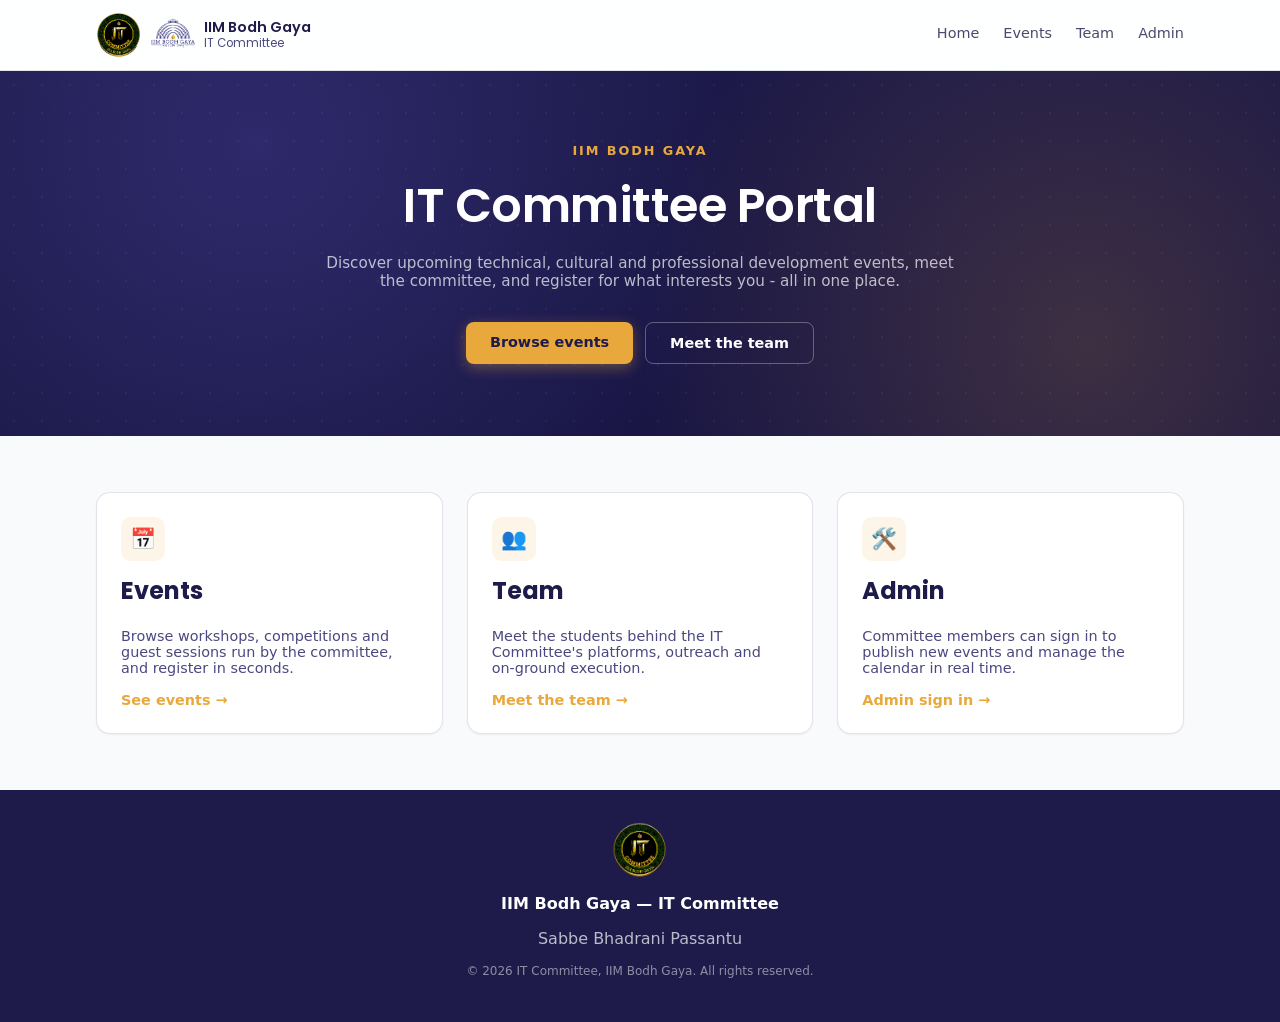
<file: index.html>
<!DOCTYPE html>
<html lang="en">

<head>
  <meta charset="UTF-8" />
  <meta name="viewport" content="width=device-width, initial-scale=1.0" />
  <title>IIM Bodh Gaya | IT Committee</title>
  <meta name="description"
    content="Official portal of the IT Committee, IIM Bodh Gaya - events, team and registrations." />
  <link rel="icon" href="assets/logo-badge.png" />
  <link rel="preconnect" href="https://fonts.googleapis.com" />
  <link rel="preconnect" href="https://fonts.gstatic.com" crossorigin />
  <link href="https://fonts.googleapis.com/css2?family=Poppins:wght@500;600;700&display=swap" rel="stylesheet" />
  <link rel="stylesheet" href="css/style.css" />
</head>

<body>

  <header class="navbar">
    <div class="navbar-inner">
      <a href="index.html" class="brand">
        <img src="assets/logo-badge.png" alt="IT Committee logo" />
        <img src="assets/logo-iimbg.png" alt="IIM Bodh Gaya logo" class="brand-iimbg-logo" />
        <span class="brand-text">IIM Bodh Gaya<small>IT Committee</small></span>
      </a>
      <nav class="nav-links">
        <a href="index.html">Home</a>
        <a href="pages/events.html">Events</a>
        <a href="pages/team.html">Team</a>
        <a href="admin/index.html">Admin</a>
      </nav>
      <button class="nav-toggle" id="navToggle" aria-label="Toggle navigation menu">
        <span></span><span></span><span></span>
      </button>
    </div>
    <nav class="nav-mobile" id="navMobile">
      <a href="index.html">Home</a>
      <a href="pages/events.html">Events</a>
      <a href="pages/team.html">Team</a>
      <a href="admin/index.html">Admin</a>
    </nav>
  </header>

  <main>
    <section class="hero">
      <p class="eyebrow">IIM Bodh Gaya</p>
      <h1>IT Committee Portal</h1>
      <p class="subtitle">
        Discover upcoming technical, cultural and professional development events, meet the
        committee, and register for what interests you - all in one place.
      </p>
      <div class="hero-buttons">
        <a href="pages/events.html" class="btn btn-gold">Browse events</a>
        <a href="pages/team.html" class="btn btn-outline-light">Meet the team</a>
      </div>
    </section>

    <section class="highlights">
      <div class="container highlight-grid">
        <div class="card">
          <span class="card-icon" aria-hidden="true">📅</span>
          <h2>Events</h2>
          <p>Browse workshops, competitions and guest sessions run by the committee, and register in seconds.</p>
          <a href="pages/events.html" class="card-link">See events &rarr;</a>
        </div>
        <div class="card">
          <span class="card-icon" aria-hidden="true">👥</span>
          <h2>Team</h2>
          <p>Meet the students behind the IT Committee's platforms, outreach and on-ground execution.</p>
          <a href="pages/team.html" class="card-link">Meet the team &rarr;</a>
        </div>
        <div class="card">
          <span class="card-icon" aria-hidden="true">🛠️</span>
          <h2>Admin</h2>
          <p>Committee members can sign in to publish new events and manage the calendar in real time.</p>
          <a href="admin/index.html" class="card-link">Admin sign in &rarr;</a>
        </div>
      </div>
    </section>
  </main>

  <footer class="footer">
    <img src="assets/logo-badge.png" alt="IT Committee logo" />
    <p class="footer-title">IIM Bodh Gaya &mdash; IT Committee</p>
    <p>Sabbe Bhadrani Passantu</p>
    <p class="footer-copyright">&copy; <span id="year"></span> IT Committee, IIM Bodh Gaya. All rights reserved.</p>
  </footer>

  <script>document.getElementById("year").textContent = new Date().getFullYear();</script>
  <script src="js/nav.js"></script>
</body>

</html>
</file>
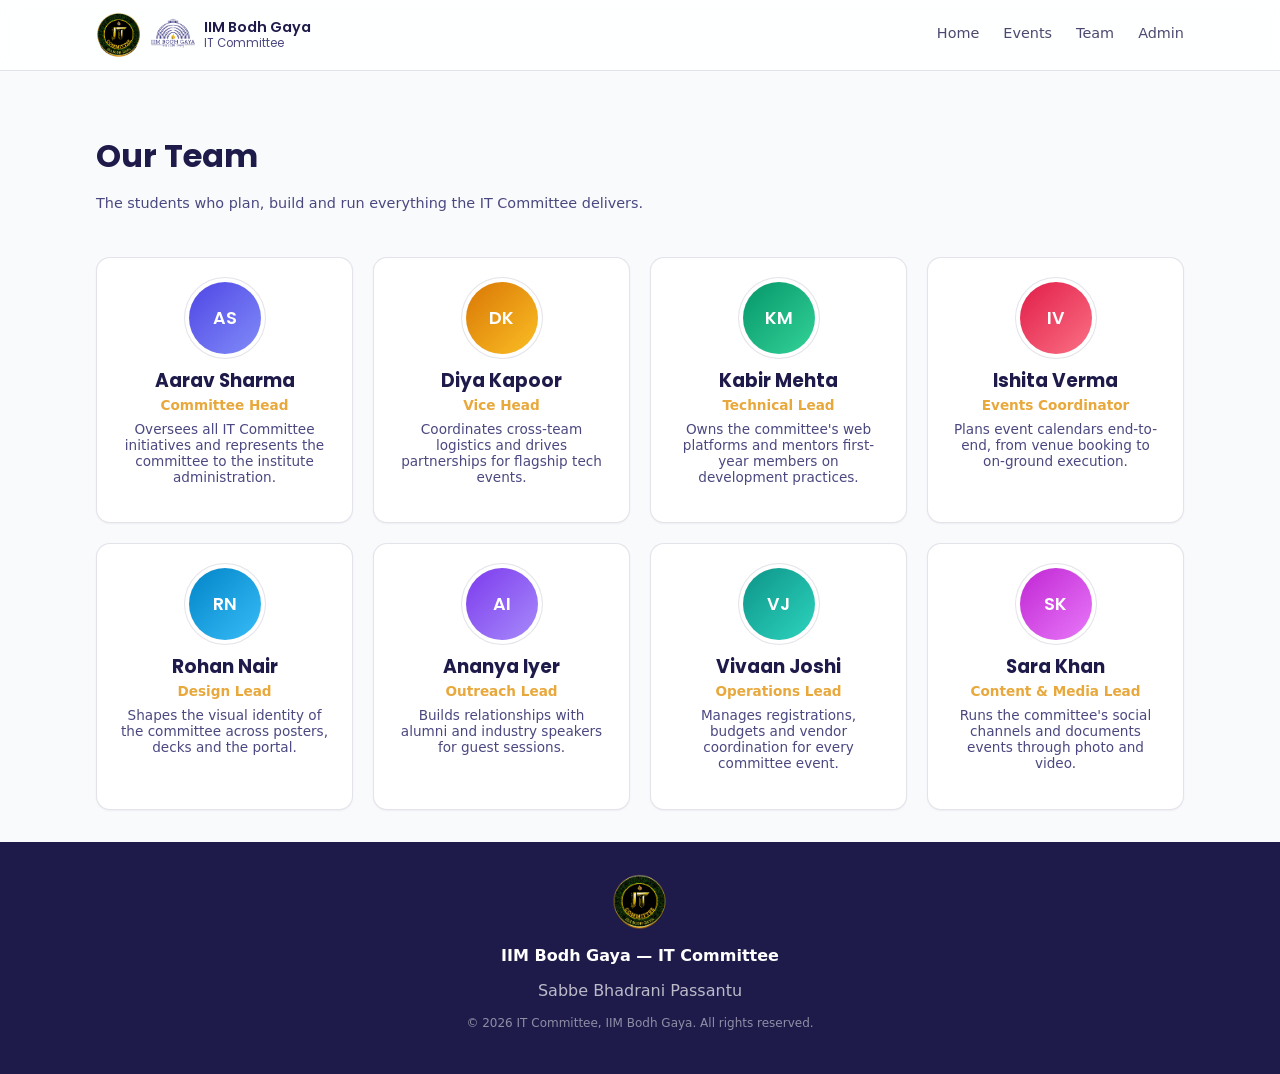
<file: pages/team.html>
<!DOCTYPE html>
<html lang="en">

<head>
  <meta charset="UTF-8" />
  <meta name="viewport" content="width=device-width, initial-scale=1.0" />
  <title>Team | IIM Bodh Gaya IT Committee</title>
  <link rel="icon" href="../assets/logo-badge.png" />
  <link rel="preconnect" href="https://fonts.googleapis.com" />
  <link rel="preconnect" href="https://fonts.gstatic.com" crossorigin />
  <link href="https://fonts.googleapis.com/css2?family=Poppins:wght@500;600;700&display=swap" rel="stylesheet" />
  <link rel="stylesheet" href="../css/style.css" />
</head>

<body>

  <header class="navbar">
    <div class="navbar-inner">
      <a href="../index.html" class="brand">
        <img src="../assets/logo-badge.png" alt="IT Committee logo" />
        <img src="../assets/logo-iimbg.png" alt="IIM Bodh Gaya logo" class="brand-iimbg-logo" />
        <span class="brand-text">IIM Bodh Gaya<small>IT Committee</small></span>
      </a>
      <nav class="nav-links">
        <a href="../index.html">Home</a>
        <a href="events.html">Events</a>
        <a href="team.html">Team</a>
        <a href="../admin/index.html">Admin</a>
      </nav>
      <button class="nav-toggle" id="navToggle" aria-label="Toggle navigation menu">
        <span></span><span></span><span></span>
      </button>
    </div>
    <nav class="nav-mobile" id="navMobile">
      <a href="../index.html">Home</a>
      <a href="events.html">Events</a>
      <a href="team.html">Team</a>
      <a href="../admin/index.html">Admin</a>
    </nav>
  </header>

  <main>
    <div class="page-header container">
      <h1>Our Team</h1>
      <p>The students who plan, build and run everything the IT Committee delivers.</p>
    </div>

    <div id="teamGrid" class="grid grid-team container"></div>
  </main>

  <footer class="footer">
    <img src="../assets/logo-badge.png" alt="IT Committee logo" />
    <p class="footer-title">IIM Bodh Gaya &mdash; IT Committee</p>
    <p>Sabbe Bhadrani Passantu</p>
    <p class="footer-copyright">&copy; <span id="year"></span> IT Committee, IIM Bodh Gaya. All rights reserved.</p>
  </footer>

  <script>document.getElementById("year").textContent = new Date().getFullYear();</script>
  <script src="../js/nav.js"></script>
  <script src="../js/team-data.js"></script>
  <script src="../js/team.js"></script>
</body>

</html>
</file>
<file: css/style.css>
:root {
  --color-navy: #1e1b4b;
  --color-navy-light: #2e2a6b;
  --color-gold: #e8a83c;
  --color-gold-light: #f5c563;
  --color-bg: #f8fafc;
  --color-text: #1e1b4b;
  --color-text-muted: #4b4880;
  --color-border: rgba(30, 27, 75, 0.12);
  --max-width: 1120px;
  --shadow-sm: 0 1px 2px rgba(30, 27, 75, 0.05);
  --shadow-md: 0 8px 24px rgba(30, 27, 75, 0.08);
  --shadow-lg: 0 16px 40px rgba(30, 27, 75, 0.14);
  --font-heading: "Poppins", "Segoe UI", system-ui, sans-serif;
}

* {
  box-sizing: border-box;
}

body {
  margin: 0;
  font-family: "Segoe UI", system-ui, sans-serif;
  background: var(--color-bg);
  color: var(--color-text);
  display: flex;
  flex-direction: column;
  min-height: 100vh;
}

main {
  flex: 1;
}

a {
  color: inherit;
}

h1,
h2,
h3 {
  font-family: var(--font-heading);
}

::selection {
  background: var(--color-gold);
  color: var(--color-navy);
}

a,
button {
  transition: all 0.15s ease;
}

input:focus-visible,
select:focus-visible,
textarea:focus-visible,
button:focus-visible,
a:focus-visible {
  outline: 2px solid var(--color-gold);
  outline-offset: 2px;
}

.container {
  max-width: var(--max-width);
  margin: 0 auto;
  padding: 0 1rem;
}

/* ── Navbar ── */

.navbar {
  position: sticky;
  top: 0;
  z-index: 50;
  background: rgba(255, 255, 255, 0.85);
  backdrop-filter: blur(10px);
  -webkit-backdrop-filter: blur(10px);
  border-bottom: 1px solid var(--color-border);
}

.navbar-inner {
  max-width: var(--max-width);
  margin: 0 auto;
  padding: 0.75rem 1rem;
  display: flex;
  align-items: center;
  justify-content: space-between;
}

.brand {
  display: flex;
  align-items: center;
  gap: 0.5rem;
  text-decoration: none;
  color: var(--color-navy);
}

.brand img {
  height: 46px;
  width: 46px;
}

.brand .brand-iimbg-logo {
  width: auto;
  display: none;
}

.brand-text {
  font-family: var(--font-heading);
  font-size: 0.9rem;
  font-weight: 600;
  line-height: 1.2;
}

.brand-text small {
  display: block;
  font-size: 0.72rem;
  font-weight: 400;
  color: var(--color-text-muted);
}

.nav-links {
  display: none;
  gap: 1.5rem;
}

.nav-links a {
  position: relative;
  text-decoration: none;
  font-size: 0.9rem;
  font-weight: 500;
  color: rgba(30, 27, 75, 0.8);
  padding-bottom: 4px;
}

.nav-links a::after {
  content: "";
  position: absolute;
  left: 0;
  bottom: 0;
  width: 0;
  height: 2px;
  background: var(--color-gold);
  transition: width 0.2s ease;
}

.nav-links a:hover {
  color: var(--color-navy);
}

.nav-links a:hover::after {
  width: 100%;
}

.nav-toggle {
  display: flex;
  flex-direction: column;
  justify-content: center;
  gap: 5px;
  width: 36px;
  height: 36px;
  border: 1px solid var(--color-border);
  border-radius: 6px;
  background: none;
  cursor: pointer;
}

.nav-toggle:hover {
  background: rgba(30, 27, 75, 0.05);
}

.nav-toggle span {
  height: 2px;
  width: 18px;
  margin: 0 auto;
  background: var(--color-navy);
}

.nav-mobile {
  display: none;
  flex-direction: column;
  gap: 0.25rem;
  padding: 0 1rem 1rem;
  border-top: 1px solid var(--color-border);
}

.nav-mobile.open {
  display: flex;
}

.nav-mobile a {
  text-decoration: none;
  padding: 0.5rem;
  border-radius: 6px;
  color: rgba(30, 27, 75, 0.8);
  font-size: 0.9rem;
  font-weight: 500;
}

.nav-mobile a:hover {
  background: rgba(30, 27, 75, 0.05);
}

@media (min-width: 768px) {
  .nav-links {
    display: flex;
  }

  .nav-toggle {
    display: none;
  }

  .nav-mobile {
    display: none !important;
  }

  .brand .brand-iimbg-logo {
    display: block;
  }
}

/* ── Footer ── */

.footer {
  background: var(--color-navy);
  color: rgba(255, 255, 255, 0.7);
  text-align: center;
  padding: 2rem 1rem;
}

.footer img {
  height: 56px;
  width: 56px;
}

.footer p.footer-title {
  color: #fff;
  font-weight: 600;
  margin: 0.75rem 0 0.25rem;
}

.footer p.footer-copyright {
  font-size: 0.75rem;
  color: rgba(255, 255, 255, 0.5);
  margin-top: 1rem;
}

/* ── Hero (home page) ── */

.hero {
  position: relative;
  background: radial-gradient(circle at 20% 20%, #2e2a6b 0%, transparent 45%),
    radial-gradient(circle at 85% 75%, rgba(232, 168, 60, 0.18) 0%, transparent 40%),
    linear-gradient(160deg, var(--color-navy) 0%, #171442 100%);
  text-align: center;
  padding: 4.5rem 1rem;
  color: #fff;
  overflow: hidden;
}

/* Faint dot-grid overlay for texture - very low opacity so it reads as
   depth, not a distracting pattern. Sits behind the text via z-index. */
.hero::before {
  content: "";
  position: absolute;
  inset: 0;
  background-image: radial-gradient(rgba(255, 255, 255, 0.12) 1px, transparent 1px);
  background-size: 28px 28px;
  opacity: 0.4;
  pointer-events: none;
}

.hero>* {
  position: relative;
  z-index: 1;
}

.hero p.eyebrow {
  text-transform: uppercase;
  letter-spacing: 0.15em;
  font-size: 0.8rem;
  font-weight: 600;
  color: var(--color-gold);
  margin: 0;
}

.hero h1 {
  font-family: var(--font-heading);
  font-weight: 600;
  font-size: 2rem;
  margin: 0.75rem 0;
  letter-spacing: -0.01em;
}

.hero p.subtitle {
  max-width: 640px;
  margin: 0 auto;
  color: rgba(255, 255, 255, 0.7);
  font-size: 0.95rem;
}

.hero-buttons {
  margin-top: 2rem;
  display: flex;
  flex-direction: column;
  gap: 0.75rem;
  justify-content: center;
}

@media (min-width: 640px) {
  .hero h1 {
    font-size: 3rem;
  }

  .hero-buttons {
    flex-direction: row;
  }
}

.btn {
  display: inline-block;
  border-radius: 8px;
  padding: 0.75rem 1.5rem;
  font-size: 0.9rem;
  font-weight: 600;
  text-decoration: none;
  border: none;
  cursor: pointer;
  transition: transform 250ms ease, box-shadow 250ms ease, background 250ms ease;
}

.btn:not(:disabled):hover {
  transform: translateY(-2px);
}

.btn-gold {
  background: var(--color-gold);
  color: var(--color-navy);
  box-shadow: 0 4px 14px rgba(232, 168, 60, 0.35);
}

.btn-gold:hover {
  background: var(--color-gold-light);
  box-shadow: 0 6px 18px rgba(232, 168, 60, 0.45);
}

.btn-outline-light {
  background: transparent;
  color: #fff;
  border: 1px solid rgba(255, 255, 255, 0.3);
}

.btn-outline-light:hover {
  background: rgba(255, 255, 255, 0.1);
}

.btn-navy {
  background: var(--color-navy);
  color: #fff;
  box-shadow: 0 4px 14px rgba(30, 27, 75, 0.25);
}

.btn-navy:hover {
  background: var(--color-navy-light);
  box-shadow: 0 6px 18px rgba(30, 27, 75, 0.32);
}

.btn-secondary {
  background: none;
  border: 1px solid var(--color-border);
  color: var(--color-navy);
}

.btn-secondary:hover {
  background: rgba(30, 27, 75, 0.05);
}

.btn:disabled {
  opacity: 0.6;
  cursor: not-allowed;
}

.btn:disabled:hover {
  transform: none;
}

/* ── Highlight cards on home page ── */

.highlights {
  padding: 3.5rem 1rem;
}

.highlight-grid {
  display: grid;
  gap: 1.5rem;
  grid-template-columns: 1fr;
}

@media (min-width: 640px) {
  .highlight-grid {
    grid-template-columns: repeat(3, 1fr);
  }
}

.card {
  background: #fff;
  border: 1px solid var(--color-border);
  border-radius: 14px;
  padding: 1.5rem;
  box-shadow: var(--shadow-sm);
  transition: transform 0.2s ease, box-shadow 0.2s ease, border-color 0.2s ease;
}

.card:hover {
  transform: translateY(-3px);
  box-shadow: var(--shadow-md);
  border-color: rgba(232, 168, 60, 0.4);
}

.card-icon {
  display: flex;
  align-items: center;
  justify-content: center;
  width: 44px;
  height: 44px;
  border-radius: 10px;
  background: rgba(232, 168, 60, 0.12);
  font-size: 1.3rem;
  margin-bottom: 0.75rem;
}

.card h2,
.card h3 {
  margin-top: 0;
  color: var(--color-navy);
}

.card p {
  color: var(--color-text-muted);
  font-size: 0.9rem;
}

.card a.card-link {
  font-size: 0.9rem;
  font-weight: 600;
  color: var(--color-gold);
  text-decoration: none;
}

/* ── Page header (events/team) ── */

.page-header {
  padding: 2.5rem 1rem 0;
}

.page-header h1 {
  color: var(--color-navy);
  margin-bottom: 0.25rem;
}

.page-header p {
  color: var(--color-text-muted);
  font-size: 0.9rem;
}

/* ── Filter bar ── */

.filter-bar {
  padding: 1.5rem 1rem 0;
  display: flex;
  flex-direction: column;
  gap: 0.75rem;
}

@media (min-width: 640px) {
  .filter-bar {
    flex-direction: row;
  }
}

.filter-bar input,
.filter-bar select {
  padding: 0.6rem 0.9rem;
  border: 1px solid var(--color-border);
  border-radius: 8px;
  font-size: 0.9rem;
  background: #fff;
  transition: border-color 0.15s ease, box-shadow 0.15s ease;
}

.filter-bar input:focus,
.filter-bar select:focus {
  outline: none;
  border-color: var(--color-gold);
  box-shadow: 0 0 0 3px rgba(232, 168, 60, 0.15);
}

.search-wrap {
  position: relative;
  flex: 1;
}

.search-wrap input {
  width: 100%;
  padding-left: 2.25rem;
}

.search-icon {
  position: absolute;
  left: 0.8rem;
  top: 50%;
  transform: translateY(-50%);
  font-size: 0.9rem;
  pointer-events: none;
  opacity: 0.6;
}

/* ── Event / team grids ── */

.grid {
  padding: 2rem 1rem;
  display: grid;
  gap: 1.25rem;
  grid-template-columns: 1fr;
}

@media (min-width: 640px) {
  .grid {
    grid-template-columns: repeat(2, 1fr);
  }
}

@media (min-width: 1024px) {
  .grid.grid-events {
    grid-template-columns: repeat(3, 1fr);
    row-gap: 1.875rem;
  }

  .grid.grid-team {
    grid-template-columns: repeat(4, 1fr);
  }
}

.event-card {
  background: #fff;
  border: 1px solid var(--color-border);
  border-radius: 14px;
  padding: 1.25rem;
  display: flex;
  flex-direction: column;
  box-shadow: var(--shadow-sm);
  transition: transform 0.2s ease, box-shadow 0.2s ease;
}

.event-card:hover {
  transform: translateY(-3px);
  box-shadow: var(--shadow-md);
}

.event-card-top {
  display: flex;
  align-items: flex-start;
  justify-content: space-between;
  gap: 0.5rem;
}

.event-card h3 {
  margin: 0;
  color: var(--color-navy);
  font-size: 1.1rem;
}

.badge {
  flex-shrink: 0;
  border-radius: 999px;
  padding: 0.3rem 0.7rem;
  font-size: 0.68rem;
  font-weight: 700;
  text-transform: uppercase;
  letter-spacing: 0.03em;
  background: rgba(30, 27, 75, 0.08);
  color: var(--color-navy);
}

.event-card p.description {
  flex: 1;
  color: var(--color-text-muted);
  font-size: 0.85rem;
}

.event-meta {
  font-size: 0.85rem;
  color: var(--color-text-muted);
  margin: 0.75rem 0;
}

.event-meta div {
  display: flex;
  align-items: center;
  gap: 0.4rem;
}

.event-meta div+div {
  margin-top: 0.3rem;
}

.meta-icon {
  font-size: 0.9rem;
  line-height: 1;
}

.empty-state {
  border: 1px dashed var(--color-border);
  border-radius: 10px;
  padding: 1.5rem;
  text-align: center;
  color: var(--color-text-muted);
  font-size: 0.9rem;
}

.notice {
  border-radius: 8px;
  padding: 1rem;
  font-size: 0.85rem;
}

.notice-warning {
  background: #fffbeb;
  border: 1px solid #fde68a;
  color: #92400e;
}

.notice-success {
  background: #ecfdf5;
  border: 1px solid #a7f3d0;
  color: #065f46;
}

.notice-error {
  background: #fef2f2;
  border: 1px solid #fecaca;
  color: #b91c1c;
  font-size: 0.8rem;
}

/* ── Team cards ── */

.team-card {
  background: #fff;
  border: 1px solid var(--color-border);
  border-radius: 14px;
  padding: 1.5rem;
  text-align: center;
  box-shadow: var(--shadow-sm);
  transition: transform 0.2s ease, box-shadow 0.2s ease;
}

.team-card:hover {
  transform: translateY(-3px);
  box-shadow: var(--shadow-md);
}

.avatar {
  width: 72px;
  height: 72px;
  border-radius: 50%;
  margin: 0 auto;
  display: flex;
  align-items: center;
  justify-content: center;
  color: #fff;
  font-weight: 600;
  font-family: var(--font-heading);
  font-size: 1.1rem;
  box-shadow: 0 0 0 4px #fff, 0 0 0 5px var(--color-border);
}

.team-card h3 {
  margin: 0.75rem 0 0.1rem;
  color: var(--color-navy);
}

.team-card .role {
  color: var(--color-gold);
  font-weight: 600;
  font-size: 0.85rem;
  margin: 0;
}

.team-card .bio {
  margin-top: 0.5rem;
  color: var(--color-text-muted);
  font-size: 0.85rem;
}

/* ── Forms ── */

.field {
  margin-bottom: 0.85rem;
  text-align: left;
}

.field label {
  display: block;
  font-size: 0.85rem;
  font-weight: 600;
  color: var(--color-navy);
  margin-bottom: 0.25rem;
}

.field input,
.field select,
.field textarea {
  width: 100%;
  padding: 0.6rem 0.75rem;
  border: 1px solid var(--color-border);
  border-radius: 8px;
  font-size: 0.9rem;
  font-family: inherit;
  transition: border-color 0.15s ease, box-shadow 0.15s ease;
}

.field input:focus,
.field select:focus,
.field textarea:focus {
  outline: none;
  border-color: var(--color-gold);
  box-shadow: 0 0 0 3px rgba(232, 168, 60, 0.15);
}

.field .error {
  color: #dc2626;
  font-size: 0.75rem;
  margin-top: 0.25rem;
}

.field-row {
  display: grid;
  grid-template-columns: 1fr 1fr;
  gap: 0.75rem;
}

/* ── Modal (registration + admin event form) ── */

.modal-backdrop {
  position: fixed;
  inset: 0;
  background: rgba(30, 27, 75, 0.5);
  display: flex;
  align-items: center;
  justify-content: center;
  padding: 1rem;
  z-index: 100;
  overflow-y: auto;
}

.modal-backdrop.hidden {
  display: none;
}

.modal {
  background: #fff;
  border-radius: 16px;
  padding: 1.5rem;
  width: 100%;
  max-width: 440px;
  box-shadow: var(--shadow-lg);
}

.modal-top {
  display: flex;
  align-items: flex-start;
  justify-content: space-between;
  margin-bottom: 0.5rem;
}

.modal-top h2 {
  margin: 0;
  font-size: 1.1rem;
  color: var(--color-navy);
}

.modal-close {
  border: none;
  background: none;
  cursor: pointer;
  font-size: 1rem;
  color: var(--color-text-muted);
  border-radius: 6px;
  width: 28px;
  height: 28px;
}

.modal-close:hover {
  background: rgba(30, 27, 75, 0.08);
  color: var(--color-navy);
}

/* ── Admin ── */

.admin-topbar {
  background: var(--color-navy);
  color: #fff;
  padding: 1rem;
  display: flex;
  flex-wrap: wrap;
  gap: 0.75rem;
  align-items: center;
  justify-content: space-between;
}

.admin-topbar .who {
  font-size: 0.8rem;
  color: rgba(255, 255, 255, 0.7);
}

.admin-actions {
  display: flex;
  gap: 0.5rem;
}

.admin-table-wrap {
  overflow-x: auto;
  margin: 1.5rem 1rem;
  border: 1px solid var(--color-border);
  border-radius: 12px;
  box-shadow: var(--shadow-sm);
}

table.admin-table {
  width: 100%;
  border-collapse: collapse;
  font-size: 0.85rem;
}

table.admin-table th {
  text-align: left;
  background: rgba(30, 27, 75, 0.05);
  text-transform: uppercase;
  font-size: 0.7rem;
  letter-spacing: 0.04em;
  color: var(--color-text-muted);
  padding: 0.75rem 1rem;
}

table.admin-table td {
  padding: 0.75rem 1rem;
  border-top: 1px solid var(--color-border);
}

table.admin-table tbody tr {
  transition: background 0.15s ease;
}

table.admin-table tbody tr:nth-child(even) {
  background: #fafafa;
}

table.admin-table tbody tr:hover {
  background: rgba(30, 27, 75, 0.05);
}

table.admin-table .row-actions {
  display: flex;
  gap: 0.5rem;
  justify-content: flex-end;
}

.btn-small {
  font-size: 0.75rem;
  padding: 0.35rem 0.65rem;
  border-radius: 6px;
  cursor: pointer;
  transition: background 0.15s ease, box-shadow 0.15s ease;
}

.btn-edit {
  border: 1px solid var(--color-border);
  background: #fff;
  color: var(--color-navy);
}

.btn-edit:hover {
  background: rgba(30, 27, 75, 0.06);
}

.btn-delete {
  border: 1px solid #fecaca;
  background: #fff;
  color: #b91c1c;
}

.btn-delete:hover {
  background: #fef2f2;
}

.login-wrap {
  max-width: 400px;
  margin: 0 auto;
  padding: 4rem 1rem;
}

.login-wrap h1 {
  color: var(--color-navy);
}

.login-wrap p {
  color: var(--color-text-muted);
  font-size: 0.9rem;
}

.center-note {
  text-align: center;
  color: var(--color-text-muted);
  font-size: 0.9rem;
  padding: 2rem 1rem;
}
</file>
